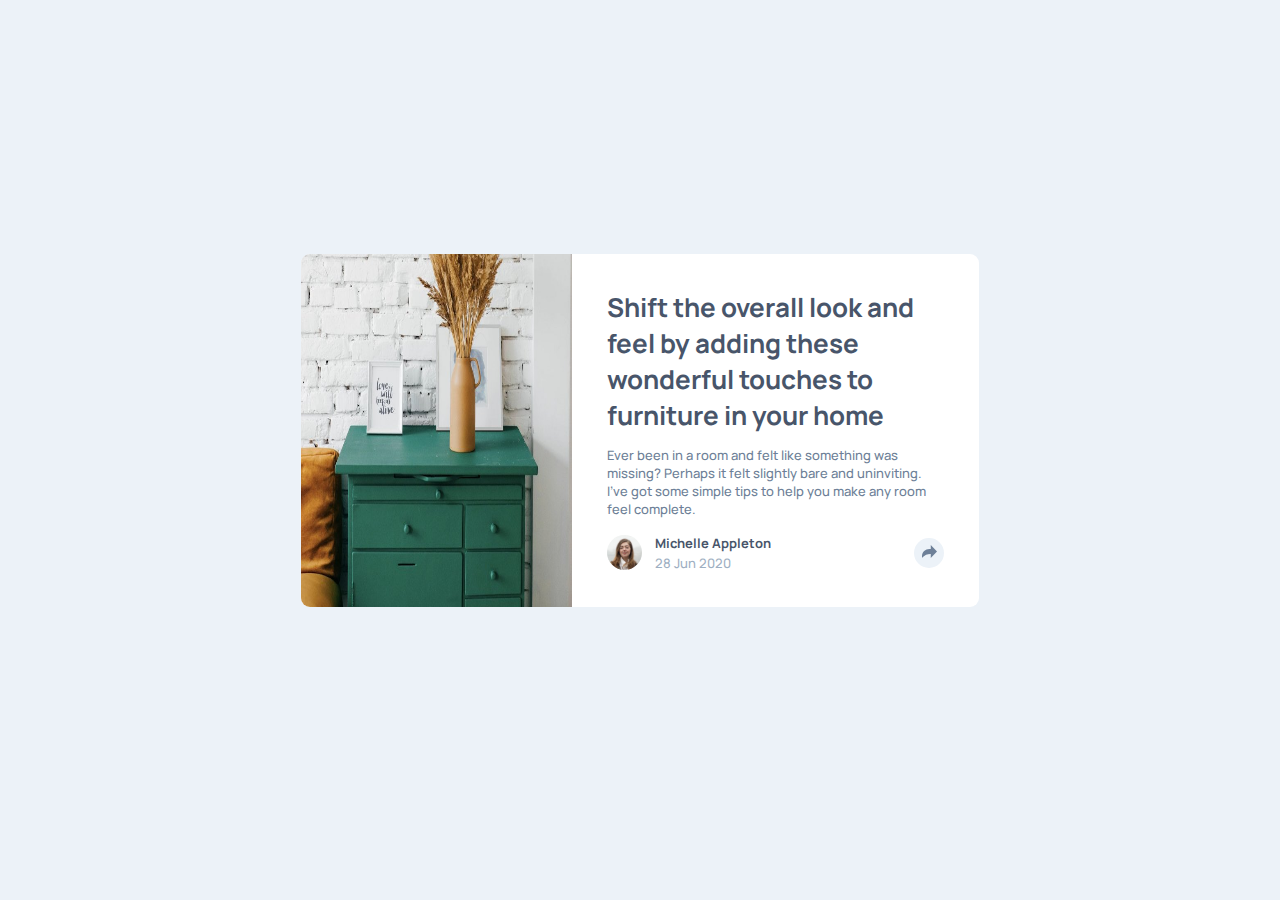
<file: index.html>
<!DOCTYPE html>
<html lang="en">
<head>
  <meta charset="UTF-8">
  <meta name="viewport" content="width=device-width, initial-scale=1.0"> 

  <link rel="icon" type="image/png" sizes="32x32" href="./images/favicon-32x32.png">
  <link rel="stylesheet" href="style.css">
  <link href="https://fonts.googleapis.com/css2?family=Manrope:wght@200..800&display=swap" rel="stylesheet">
  <script defer src="index.js"></script>
  <title>Frontend Mentor | Article preview component</title>

</head>
<body>
  <section class="container-main">
    <img class="drawers" src="images/drawers.jpg" alt="drawers">
    <div class="container-text">
      <div class="container-1">
        <h1>Shift the overall look and feel by adding these wonderful 
            touches to furniture in your home</h1>
        <p>Ever been in a room and felt like something was missing? Perhaps 
          it felt slightly bare and uninviting. I’ve got some simple tips 
          to help you make any room feel complete.</p>   
      </div>   
      <div class="wrapper"> 
        <div class="container-2">
          <img class="pfp" src="images/avatar-michelle.jpg" alt="michelle"> 
          <div class="container-info">
            <h4 class="name">Michelle Appleton</h4>
            <h4 class="date">28 Jun 2020</h4>
          </div>
          
          <button id="shareButton" onclick="share()">
            <img src="images/icon-share.svg" alt="share">
            <div class="bubble">
              <h3>share</h3>
              <img src="images/icon-facebook.svg" alt="facebook">
              <img src="images/icon-twitter.svg" alt="twitter">
              <img src="images/icon-pinterest.svg" alt="pinterest">
            </div>
          </button>
        </div>
      </div>
    </div>      
  </section>
</body>
</html>
</file>
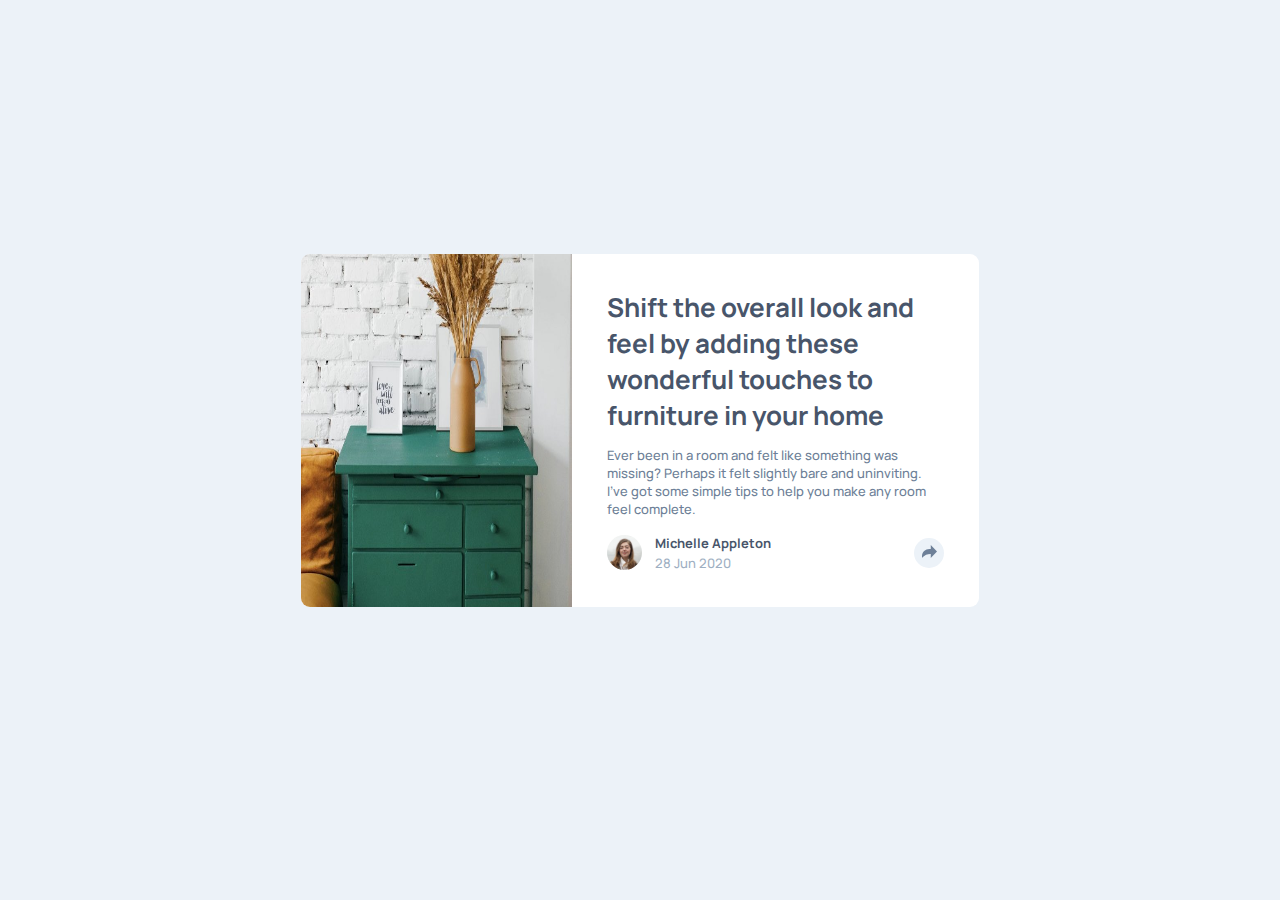
<file: main.html>
<!DOCTYPE html>
<html lang="en">
<head>
  <meta charset="UTF-8">
  <meta name="viewport" content="width=device-width, initial-scale=1.0"> 

  <link rel="icon" type="image/png" sizes="32x32" href="./images/favicon-32x32.png">
  <link rel="stylesheet" href="style.css">
  <link href="https://fonts.googleapis.com/css2?family=Manrope:wght@200..800&display=swap" rel="stylesheet">
  <script defer src="index.js"></script>
  <title>Frontend Mentor | Article preview component</title>

</head>
<body>
  <section class="container-main">
    <img class="drawers" src="images/drawers.jpg" alt="drawers">
    <div class="container-text">
      <div class="container-1">
        <h1>Shift the overall look and feel by adding these wonderful 
            touches to furniture in your home</h1>
        <p>Ever been in a room and felt like something was missing? Perhaps 
          it felt slightly bare and uninviting. I’ve got some simple tips 
          to help you make any room feel complete.</p>   
      </div>   
      <div class="wrapper"> 
        <div class="bubble">
          <h3>share</h3>
          <img src="images/icon-facebook.svg" alt="facebook">
          <img src="images/icon-twitter.svg" alt="twitter">
          <img src="images/icon-pinterest.svg" alt="pinterest">
        </div>
        <div class="container-2">
          <img class="pfp" src="images/avatar-michelle.jpg" alt="michelle"> 
          <div class="container-info">
            <h4 class="name">Michelle Appleton</h4>
            <h4 class="date">28 Jun 2020</h4>
          </div>
          <button id="shareButton" onclick="share()">
            <img src="images/icon-share.svg" alt="share">
          </button>
          
        </div>
      </div>
    </div>      
  </section>
</body>
</html>
</file>
<file: style.css>
*{
    box-sizing: border-box;
    margin: 0;
    padding: 0;
}
:root{
    --Very-Dark-Grayish-Blue: hsl(217, 19%, 35%);
    --Desaturated-Dark-Blue: hsl(214, 17%, 51%);
    --Grayish-Blue: hsl(212, 23%, 69%);
    --Light-Grayish-Blue: hsl(210, 46%, 95%);
    font-size: 13px;
}
body{
    min-height: 100vh;
    display: flex;
    flex-direction: column;
    justify-content: center;
    align-items: center;
    background-color: var(--Light-Grayish-Blue);
    font-family: "Manrope", sans-serif;
}
.container-main{
    display: flex;
    flex-direction: row;
    width: 53vmax;
    background-color: white;
    border-radius: 0.70rem;
    margin-bottom: 3rem;
}
.drawers{
    width:  40%;
    border-radius: 0.70rem 0 0 0.70em;
    overflow: hidden;
}

.container-text{
    width: 60%;
    display: flex;
    flex-direction: column;
}
.container-1{
    margin: 2.7rem 2.7rem 0 2.7rem;
}
.container-2{
    margin: 0 2.7rem 2.7rem 2.7rem;
}

.container-1 h1{
    color: var(--Very-Dark-Grayish-Blue);
    font-weight: 700;
    margin-bottom: 1rem;
}
.container-1 p{
    color: var(--Desaturated-Dark-Blue);
    font-weight: 500;
    margin-bottom: 1.2rem ;
}
.container-2{
    display: flex;
    align-items: center;
    
}
.container-2 .pfp{
    width: 2.7rem;
    border-radius: 50%;
    margin-right: 1rem;
}
.container-info .name{
    color: var(--Very-Dark-Grayish-Blue);
    font-weight: 700;
    margin-bottom: 0.2rem;
}
.container-info .date{
    color: var(--Grayish-Blue);
    font-weight: 500;
}
.container-2 button{
    margin-left: auto;
    border: none;
    border-radius: 50%;
    width: 2.3rem;
    height: 2.3rem;
    background-color: var(--Light-Grayish-Blue);
    position: relative;
    
}
.container-2 button.active img{
    filter: brightness(0) invert(1);
}
.bubble {
    display: flex;
    justify-content: space-between;
    gap: 1.5rem;
    position: absolute;
    bottom: 140%; 
    left: 50%;
    transform: translate(-50%);
    padding: 1.2rem 2rem;
    background-color: var(--Very-Dark-Grayish-Blue);
    display: none;
    border-radius: 0.5rem;
    white-space: nowrap;
    z-index: 1;
}
.bubble h3{
    color: var(--Grayish-Blue);
    font-weight: 500;
    text-transform: uppercase;
    font-size: 1rem;
    letter-spacing: 0.4rem;
}
.bubble::after {
    content: "";
    position: absolute;
    top: 100%; 
    left: 50%;
    margin-left: -10px; 
    border-width: 10px;
    border-style: solid;
    border-color: var(--Very-Dark-Grayish-Blue) transparent transparent transparent; 
}
.bubble img{
    max-height: 20px;
}

@media screen and (max-width: 500px){
    .container-main{
        display: flex;
        flex-direction: column;
        width: 90%;
        height: fit-content;
    }
    .drawers{
        height: 30%;
        width: 100%;
        border-radius: 0.70rem 0.70rem 0 0;
    }
    .container-text{
        
        height: 70%;
        width: 100%;
         
    }
    .container-text p{
        margin-bottom: 2.5rem;
    }
    .wrapper{
        position: relative;
        
    }
    .container-2 button{
        position: static;
        z-index: 2;
    
    }
    .bubble {
        display: none;
        position: absolute;
        top: 0;
        width: 100%;
        height: 100%;
        bottom: 0;  
        align-items: center;
        justify-content: flex-start;
        padding: 1.2rem 2rem;
        background-color: var(--Very-Dark-Grayish-Blue);
        border-radius: 0 0 0.5rem 0.5rem ;
        z-index: -1;
        white-space: nowrap;
        
    }
    
    .bubble::after {
        display: none; 
    }
}
</file>
